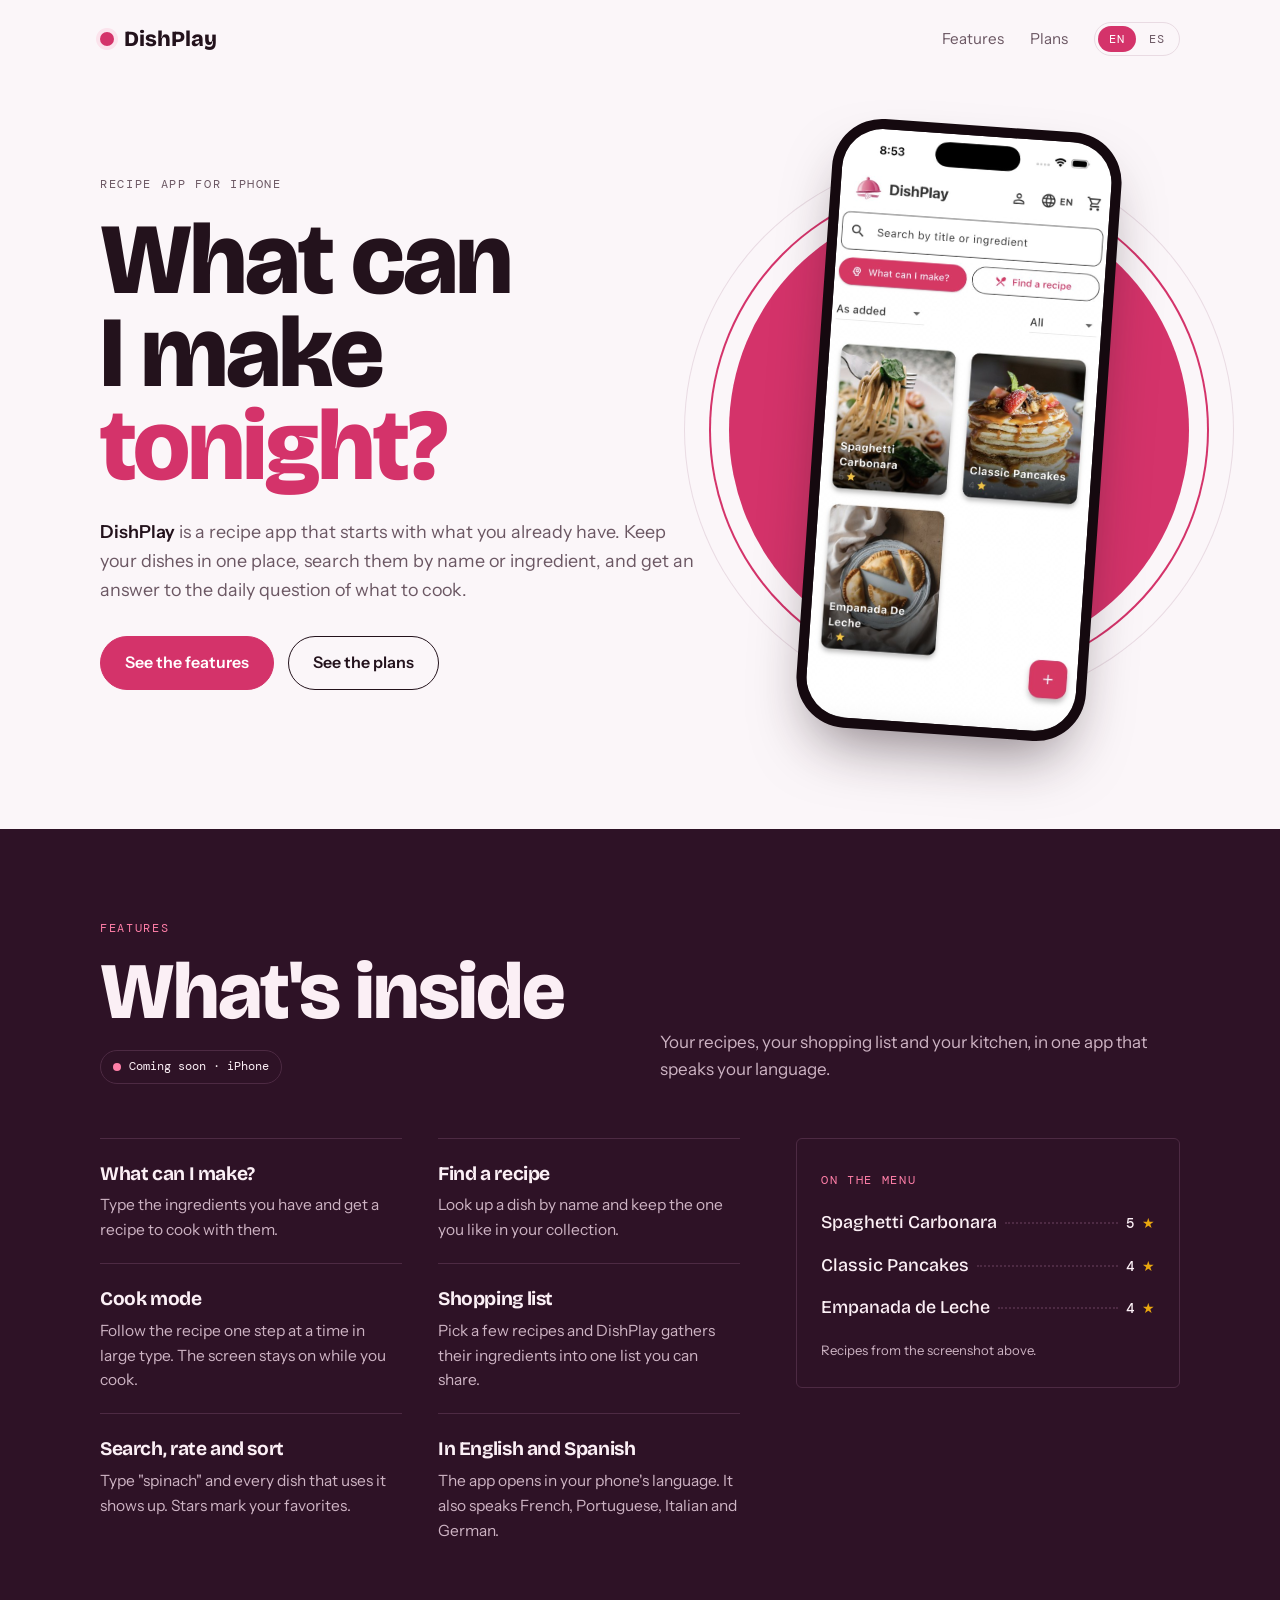
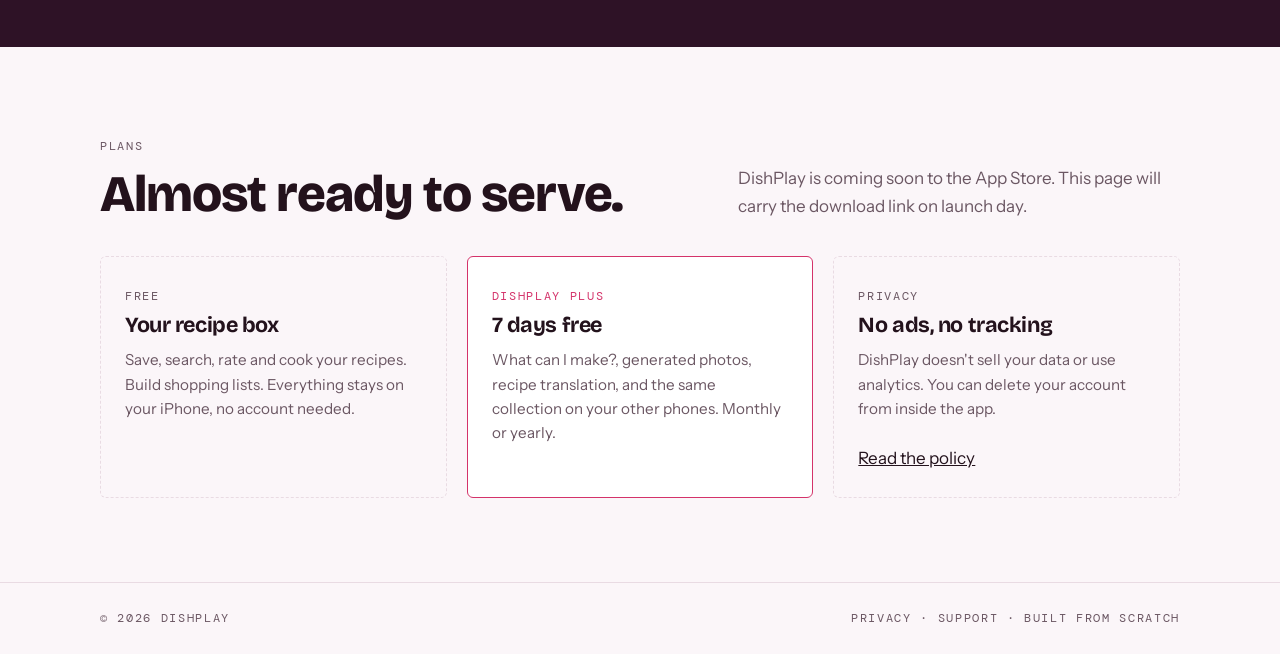
<file: index.html>
<!doctype html>
<html lang="en">
<head>
<meta charset="utf-8">
<meta name="viewport" content="width=device-width,initial-scale=1,viewport-fit=cover">
<title>DishPlay: what can I make tonight?</title>
<meta name="description" content="DishPlay is a bilingual recipe app for iPhone. Keep your dishes in one place, turn the ingredients you have into a recipe, and cook step by step in English or Spanish.">
<meta property="og:type" content="website">
<meta property="og:title" content="DishPlay: what can I make tonight?">
<meta property="og:description" content="A recipe app for iPhone that starts with what you already have. In English and Spanish.">
<meta property="og:image" content="https://goodvibesvibe88-pixel.github.io/dishplay-privacy-policy/dishplay.jpg">
<meta property="og:url" content="https://goodvibesvibe88-pixel.github.io/dishplay-privacy-policy/">
<meta name="twitter:card" content="summary_large_image">
<meta name="theme-color" content="#D4336A">
<link rel="icon" type="image/png" href="icon.png">
<link rel="apple-touch-icon" href="icon.png">
<link rel="preconnect" href="https://fonts.googleapis.com">
<link rel="stylesheet" href="https://fonts.googleapis.com/css2?family=Bricolage+Grotesque:opsz,wght@12..96,500;12..96,700;12..96,800&family=Instrument+Sans:wght@400;500;600&family=DM+Mono:wght@400;500&display=swap">
<style>
html{scroll-padding-top:env(safe-area-inset-top,0px)}
body{margin:0;padding:0}
img{max-width:100%}
[hidden]{display:none!important}
</style>
<style>
/* Layout: a kitchen pass. Hero plates the phone on a rim-ringed plate; a dark plum band serves the featured app; open tickets wait below. */
:root{
  --bg:#FBF6F9; --surface:#FFFFFF; --ink:#23121C; --muted:#6B5763; --line:#E9DBE3;
  --accent:#D4336A; --accent-soft:#FBE3EC; --on-accent:#FFFFFF; --star:#E9A70F;
  --band:#2E1226; --band-ink:#FBEFF5; --band-muted:#CDB3C3; --band-line:#4D2A43; --band-accent:#FF7FA8;
  --bezel:#15090F;
  --display:"Bricolage Grotesque","Arial Narrow",system-ui,sans-serif;
  --body:"Instrument Sans",system-ui,-apple-system,"Segoe UI",sans-serif;
  --mono:"DM Mono",ui-monospace,Menlo,monospace;
}
@media (prefers-color-scheme: dark){ :root:not([data-theme="light"]){
  --bg:#160B13; --surface:#21131C; --ink:#F7ECF2; --muted:#B79FAE; --line:#3A2633;
  --accent:#F0588A; --accent-soft:#3A1528; --on-accent:#1B0A12; --star:#F5BD3A;
  --band:#26101F; --band-ink:#FBEFF5; --band-muted:#C9AEBE; --band-line:#45263B; --band-accent:#FF7FA8;
  --bezel:#070305; color-scheme:dark } }
:root[data-theme="dark"]{
  --bg:#160B13; --surface:#21131C; --ink:#F7ECF2; --muted:#B79FAE; --line:#3A2633;
  --accent:#F0588A; --accent-soft:#3A1528; --on-accent:#1B0A12; --star:#F5BD3A;
  --band:#26101F; --band-ink:#FBEFF5; --band-muted:#C9AEBE; --band-line:#45263B; --band-accent:#FF7FA8;
  --bezel:#070305; color-scheme:dark }

*{box-sizing:border-box}
body{background:var(--bg);color:var(--ink);font-family:var(--body);font-size:17px;line-height:1.6;-webkit-font-smoothing:antialiased}
a{color:inherit}
a:focus-visible{outline:3px solid var(--accent);outline-offset:3px;border-radius:6px}
.wrap{max-width:1120px;margin-inline:auto;padding-left:max(20px,env(safe-area-inset-left,0px));padding-right:max(20px,env(safe-area-inset-right,0px))}
.label{font-family:var(--mono);font-size:.74rem;letter-spacing:.14em;text-transform:uppercase;color:var(--muted)}
h1,h2,h3{font-family:var(--display);text-wrap:balance;margin:0;letter-spacing:-.02em}

/* nav */
.nav{display:flex;align-items:center;justify-content:space-between;gap:16px;padding-block:22px;flex-wrap:wrap}
.mark{font-family:var(--display);font-weight:800;font-size:1.35rem;text-decoration:none;display:flex;align-items:center;gap:10px}
.mark i{width:14px;height:14px;border-radius:50%;background:var(--accent);box-shadow:0 0 0 4px var(--accent-soft)}
.nav ul{display:flex;gap:26px;list-style:none;margin:0;padding:0;font-size:.95rem}
.nav ul a{text-decoration:none;color:var(--muted)}
.nav ul a:hover{color:var(--accent)}

/* hero */
.hero{display:grid;grid-template-columns:1.15fr .85fr;gap:40px;align-items:center;padding-block:36px 84px}
.hero > *{min-width:0}
.hero h1{font-size:clamp(2.9rem,8.2vw,6.3rem);line-height:.92;font-weight:800;margin-block:18px 26px}
.hero h1 em{font-style:normal;color:var(--accent)}
.hero p{max-width:34em;color:var(--muted);font-size:1.12rem;margin:0}
.hero p strong{color:var(--ink);font-weight:600}
.cta{display:flex;gap:14px;flex-wrap:wrap;margin-top:32px}
.btn{font-weight:600;text-decoration:none;padding:13px 24px;border-radius:999px;border:1.5px solid var(--ink);font-size:1rem;transition:transform .15s}
.btn:hover{transform:translateY(-2px)}
.btn.fill{background:var(--accent);border-color:var(--accent);color:var(--on-accent)}

.plate{position:relative;display:grid;place-items:center;padding-block:10px}
.plate::before{content:"";position:absolute;width:min(108%,460px);aspect-ratio:1;border-radius:50%;
  background:var(--accent);box-shadow:0 0 0 18px var(--bg),0 0 0 20px var(--accent),0 0 0 44px var(--bg),0 0 0 45px var(--line)}
.phone{position:relative;width:min(290px,66vw);padding:10px;background:var(--bezel);border-radius:50px;transform:rotate(4deg);
  box-shadow:0 30px 60px -20px rgba(35,18,28,.55)}
.phone img{display:block;width:100%;aspect-ratio:643/1405;object-fit:cover;border-radius:41px}

/* band */
.band{background:var(--band);color:var(--band-ink)}
.band .wrap{padding-block:84px}
.band .label{color:var(--band-accent)}
.band-head{display:grid;grid-template-columns:1fr 1fr;gap:40px;align-items:end;margin-bottom:54px}
.band-head > *{min-width:0}
.band h2{font-size:clamp(2.6rem,7vw,5rem);line-height:.95;font-weight:800;margin-top:14px}
.band-head p{margin:0;color:var(--band-muted);max-width:32em}
.chip{display:inline-flex;align-items:center;gap:8px;font-family:var(--mono);font-size:.78rem;border:1px solid var(--band-line);padding:6px 12px;border-radius:999px;margin-top:20px;color:var(--band-ink)}
.chip::before{content:"";width:8px;height:8px;border-radius:50%;background:var(--band-accent)}
.cols{display:grid;grid-template-columns:1.25fr .75fr;gap:56px}
.cols > *{min-width:0}
.feats{display:grid;grid-template-columns:1fr 1fr;gap:0 36px;list-style:none;margin:0;padding:0}
.feats li{padding-block:20px;border-top:1px solid var(--band-line)}
.feats h3{font-size:1.2rem;font-weight:700;margin-bottom:4px}
.feats p{margin:0;color:var(--band-muted);font-size:.97rem}
.menu{border:1px solid var(--band-line);border-radius:6px;padding:26px 24px;align-self:start}
.menu ol{list-style:none;margin:16px 0 0;padding:0;display:grid;gap:14px}
.menu li{display:flex;align-items:baseline;gap:8px;font-family:var(--display);font-weight:500;font-size:1.12rem}
.menu li::after{content:"";order:1;flex:1;border-bottom:2px dotted var(--band-line);transform:translateY(-4px);min-width:16px}
.menu li span{order:2;font-family:var(--mono);font-size:.9rem;white-space:nowrap}
.menu li span b{color:var(--star);font-weight:400}
.menu small{display:block;margin-top:18px;color:var(--band-muted);font-size:.82rem}

/* prep */
.prep{padding-block:84px}
.sec-head{display:flex;justify-content:space-between;align-items:end;gap:24px;flex-wrap:wrap}
.sec-head h2{font-size:clamp(2rem,5vw,3.2rem);font-weight:800;line-height:1;margin-top:10px}
.sec-head p{margin:0;color:var(--muted);max-width:26em}
.tickets{display:grid;grid-template-columns:repeat(3,1fr);gap:20px}
.ticket{border:1.5px dashed var(--line);border-radius:6px;padding:24px;min-height:190px;display:flex;flex-direction:column;justify-content:space-between;gap:24px;min-width:0}
.ticket h3{font-size:1.35rem;font-weight:700}
.ticket p{margin:6px 0 0;color:var(--muted);font-size:.95rem}
.ticket.live{border:1.5px solid var(--accent);background:var(--surface);text-decoration:none}
.ticket.live .label{color:var(--accent)}

/* about */
.about{border-top:1px solid var(--line)}
.about .wrap{padding-block:72px;display:grid;grid-template-columns:.8fr 1.2fr;gap:40px}
.about .wrap > *{min-width:0}
.about h2{font-size:clamp(1.8rem,4vw,2.6rem);font-weight:800;line-height:1.05;margin-top:10px}
.about p{margin:0 0 1em;max-width:36em;color:var(--muted);font-size:1.08rem}
.about p:first-child{color:var(--ink)}
footer{border-top:1px solid var(--line)}
footer .wrap{padding-block:26px;display:flex;justify-content:space-between;gap:12px;flex-wrap:wrap}

@media (max-width:820px){
  .hero,.band-head,.cols,.about .wrap{grid-template-columns:1fr}
  .hero{padding-block:16px 96px;gap:72px}
  .tickets{grid-template-columns:1fr}
  .ticket{min-height:0}
  .plate::before{width:min(92%,380px)}
  .band .wrap,.prep{padding-block:60px}
}
@media (max-width:520px){ .feats{grid-template-columns:1fr} .nav ul{gap:18px} }
@media (prefers-reduced-motion:reduce){ .btn{transition:none} }
.nav ul{align-items:center}
.lang{display:flex;border:1.5px solid var(--line);border-radius:999px;padding:3px;gap:2px}
.lang button{font-family:var(--mono);font-size:.78rem;letter-spacing:.08em;border:0;background:transparent;color:var(--muted);padding:5px 11px;border-radius:999px;cursor:pointer}
.lang button[aria-pressed="true"]{background:var(--accent);color:var(--on-accent)}
.lang button:focus-visible{outline:3px solid var(--accent);outline-offset:2px}
footer a{color:inherit;text-decoration:none}
footer a:hover{color:var(--accent)}
</style>
</head>
<body>

<header class="wrap nav">
  <a class="mark" href="#top"><i></i>DishPlay</a>
  <ul>
    <li><a href="#dishplay" data-es="Funciones">Features</a></li>
    <li><a href="#prep" data-es="Planes">Plans</a></li>
    <li class="lang" role="group" aria-label="Language / Idioma">
      <button type="button" id="lang-en" data-lang="en" aria-pressed="true">EN</button>
      <button type="button" id="lang-es" data-lang="es" aria-pressed="false">ES</button>
    </li>
  </ul>
</header>

<main id="top">
  <section class="wrap hero">
    <div>
      <span class="label" data-es="App de recetas para iPhone">Recipe app for iPhone</span>
      <h1 data-es="¿Qué puedo preparar <em>hoy?</em>">What can I make <em>tonight?</em></h1>
      <p data-es="<strong>DishPlay</strong> es una app de recetas que empieza con lo que ya tienes. Guarda tus platos en un solo lugar, búscalos por nombre o ingrediente y resuelve la pregunta diaria de qué cocinar."><strong>DishPlay</strong> is a recipe app that starts with what you already have. Keep your dishes in one place, search them by name or ingredient, and get an answer to the daily question of what to cook.</p>
      <div class="cta">
        <a class="btn fill" href="#dishplay" data-es="Ver las funciones">See the features</a>
        <a class="btn" href="#prep" data-es="Ver los planes">See the plans</a>
      </div>
    </div>
    <div class="plate">
      <div class="phone"><img src="dishplay.jpg" data-es-alt="Pantalla de inicio de DishPlay: una barra de búsqueda, los botones What can I make y Find a recipe, y tarjetas de recetas de Spaghetti Carbonara, Classic Pancakes y Empanada de Leche" alt="DishPlay home screen: a search bar, What can I make and Find a recipe buttons, and recipe cards for Spaghetti Carbonara, Classic Pancakes and Empanada de Leche"></div>
    </div>
  </section>

  <section class="band" id="dishplay">
    <div class="wrap">
      <div class="band-head">
        <div>
          <span class="label" data-es="Funciones">Features</span>
          <h2 data-es="Lo que trae">What's inside</h2>
          <span class="chip" data-es="Muy pronto · iPhone">Coming soon · iPhone</span>
        </div>
        <p data-es="Tus recetas, tu lista de compras y tu cocina, en una app que habla tu idioma.">Your recipes, your shopping list and your kitchen, in one app that speaks your language.</p>
      </div>
      <div class="cols">
        <ul class="feats">
          <li><h3 data-es="¿Qué puedo preparar?">What can I make?</h3><p data-es="Escribe los ingredientes que tienes y recibe una receta para cocinar con ellos.">Type the ingredients you have and get a recipe to cook with them.</p></li>
          <li><h3 data-es="Buscar una receta">Find a recipe</h3><p data-es="Busca un plato por nombre y guarda el que te guste en tu colección.">Look up a dish by name and keep the one you like in your collection.</p></li>
          <li><h3 data-es="Modo cocina">Cook mode</h3><p data-es="Sigue la receta paso a paso con letra grande. La pantalla no se apaga mientras cocinas.">Follow the recipe one step at a time in large type. The screen stays on while you cook.</p></li>
          <li><h3 data-es="Lista de compras">Shopping list</h3><p data-es="Elige varias recetas y DishPlay junta sus ingredientes en una lista que puedes compartir.">Pick a few recipes and DishPlay gathers their ingredients into one list you can share.</p></li>
          <li><h3 data-es="Busca, califica y ordena">Search, rate and sort</h3><p data-es="Escribe «espinaca» y aparecen todos los platos que la llevan. Las estrellas marcan tus favoritos.">Type "spinach" and every dish that uses it shows up. Stars mark your favorites.</p></li>
          <li><h3 data-es="En español y en inglés">In English and Spanish</h3><p data-es="La app abre en el idioma de tu teléfono. También habla francés, portugués, italiano y alemán.">The app opens in your phone's language. It also speaks French, Portuguese, Italian and German.</p></li>
        </ul>
        <aside class="menu">
          <span class="label" data-es="En el menú">On the menu</span>
          <ol>
            <li>Spaghetti Carbonara <span>5 <b>★</b></span></li>
            <li>Classic Pancakes <span>4 <b>★</b></span></li>
            <li>Empanada de Leche <span>4 <b>★</b></span></li>
          </ol>
          <small data-es="Recetas de la captura de arriba.">Recipes from the screenshot above.</small>
        </aside>
      </div>
    </div>
  </section>

  <section class="wrap prep" id="prep">
    <div class="sec-head">
      <div>
        <span class="label" data-es="Planes">Plans</span>
        <h2 data-es="Casi listo para servir.">Almost ready to serve.</h2>
      </div>
      <p data-es="DishPlay llega pronto al App Store. Esta página tendrá el enlace de descarga el día del lanzamiento.">DishPlay is coming soon to the App Store. This page will carry the download link on launch day.</p>
    </div>
    <div class="tickets" style="margin-top:36px">
      <div class="ticket">
        <div><span class="label" data-es="Gratis">Free</span><h3 data-es="Tu recetario">Your recipe box</h3>
        <p data-es="Guarda, busca, califica y cocina tus recetas. Arma listas de compras. Todo se queda en tu iPhone, sin cuenta.">Save, search, rate and cook your recipes. Build shopping lists. Everything stays on your iPhone, no account needed.</p></div>
      </div>
      <div class="ticket live">
        <div><span class="label">DishPlay Plus</span><h3 data-es="7 días gratis">7 days free</h3>
        <p data-es="¿Qué puedo preparar?, fotos generadas, traducción de recetas y la misma colección en tus otros teléfonos. Mensual o anual.">What can I make?, generated photos, recipe translation, and the same collection on your other phones. Monthly or yearly.</p></div>
      </div>
      <div class="ticket">
        <div><span class="label" data-es="Privacidad">Privacy</span><h3 data-es="Sin anuncios ni rastreo">No ads, no tracking</h3>
        <p data-es="DishPlay no vende tus datos ni usa analítica. Puedes eliminar tu cuenta desde la app.">DishPlay doesn't sell your data or use analytics. You can delete your account from inside the app.</p></div>
        <a href="privacy/" data-es="Leer la política">Read the policy</a>
      </div>
    </div>
  </section>
</main>

<footer><div class="wrap"><span class="label">© 2026 DishPlay</span><span class="label"><a href="privacy/" data-es="Privacidad">Privacy</a> · <a href="support/" data-es="Soporte">Support</a> · <span data-es="Hecho desde cero">Built from scratch</span></span></div></footer>

<script>
(function(){
  var els = document.querySelectorAll('[data-es]');
  els.forEach(function(el){ el.setAttribute('data-en', el.innerHTML); });
  var img = document.querySelector('[data-es-alt]'); var altEn = img.alt;
  function setLang(l){
    els.forEach(function(el){ el.innerHTML = el.getAttribute(l === 'es' ? 'data-es' : 'data-en'); });
    img.alt = l === 'es' ? img.getAttribute('data-es-alt') : altEn;
    document.documentElement.lang = l;
    document.title = l === 'es' ? 'DishPlay: ¿qué puedo preparar hoy?' : 'DishPlay: what can I make tonight?';
    document.querySelectorAll('.lang button').forEach(function(b){ b.setAttribute('aria-pressed', String(b.dataset.lang === l)); });
    try { localStorage.setItem('lang', l); } catch(e){}
  }
  var saved = null; try { saved = localStorage.getItem('lang'); } catch(e){}
  var start = saved || ((navigator.language || '').toLowerCase().indexOf('es') === 0 ? 'es' : 'en');
  if (start === 'es') setLang('es');
  document.querySelectorAll('.lang button').forEach(function(b){ b.addEventListener('click', function(){ setLang(b.dataset.lang); }); });
})();
</script>

</body></html>
</file>
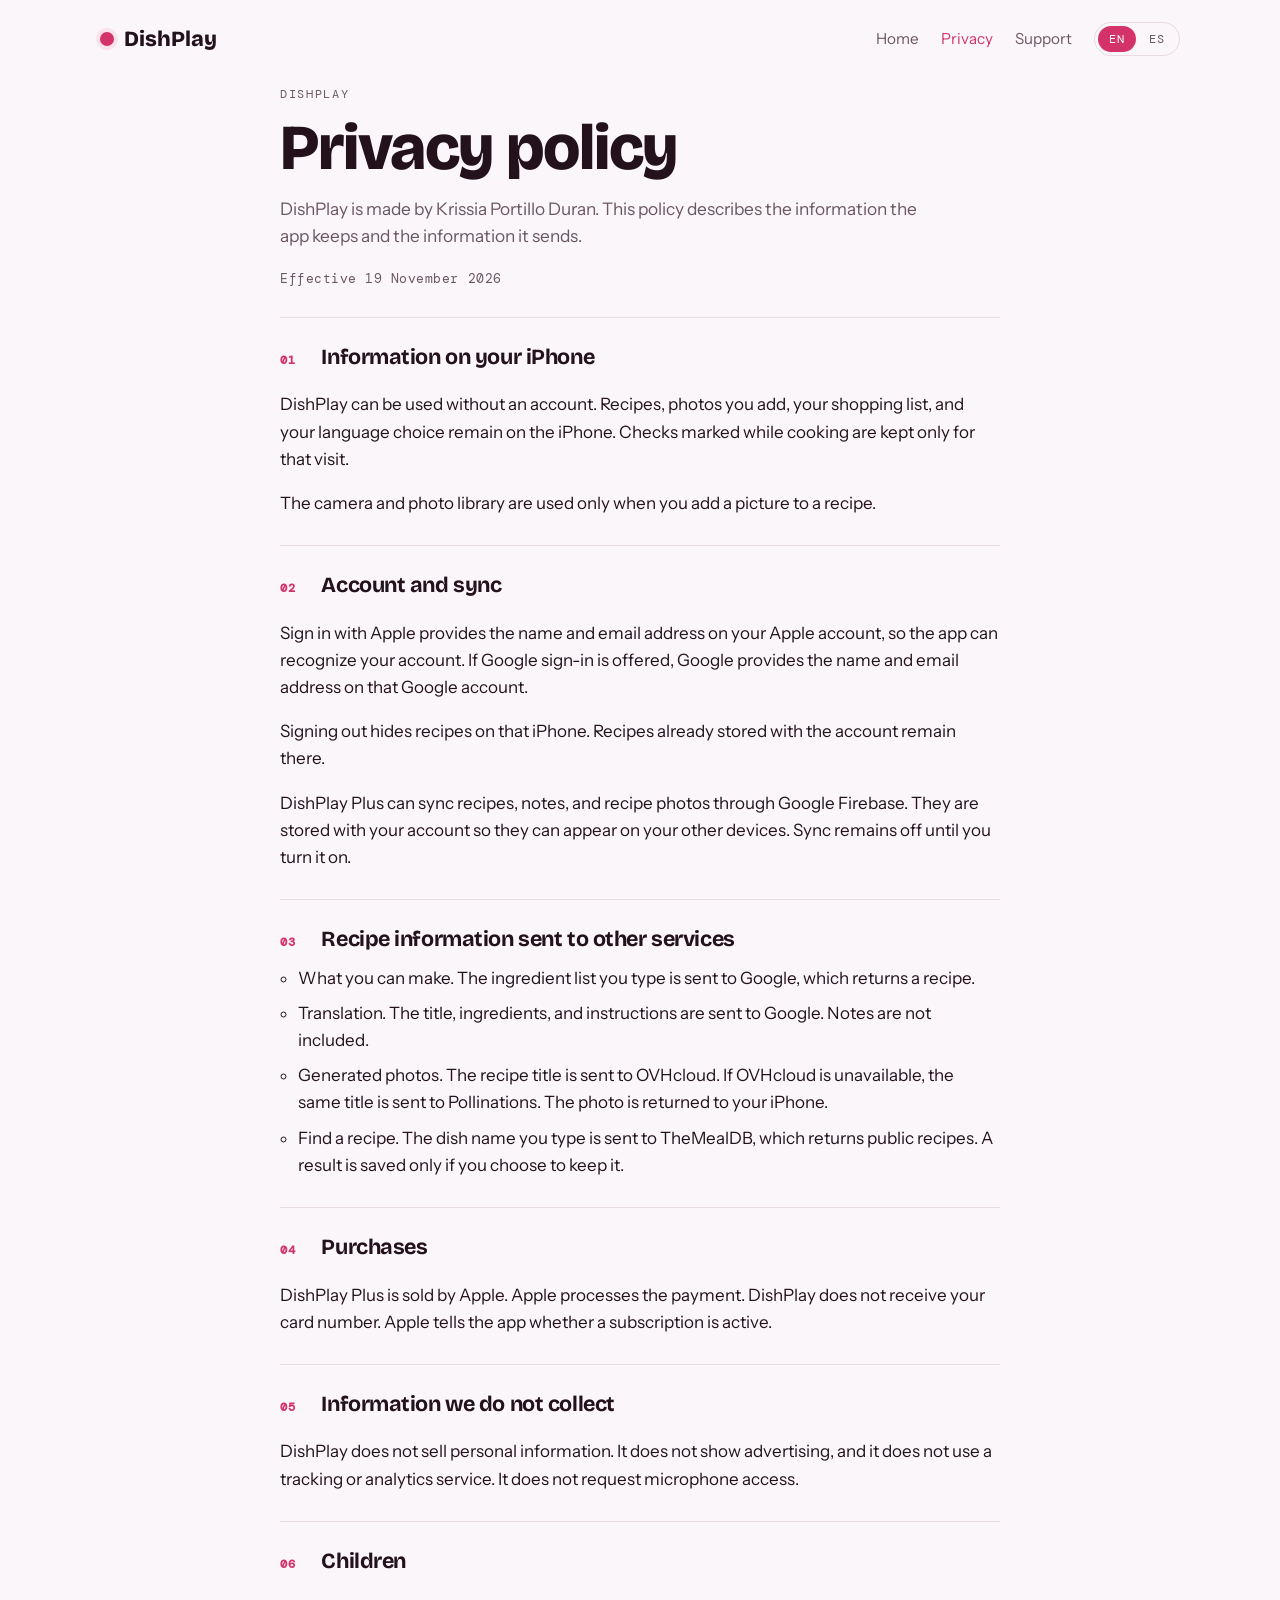
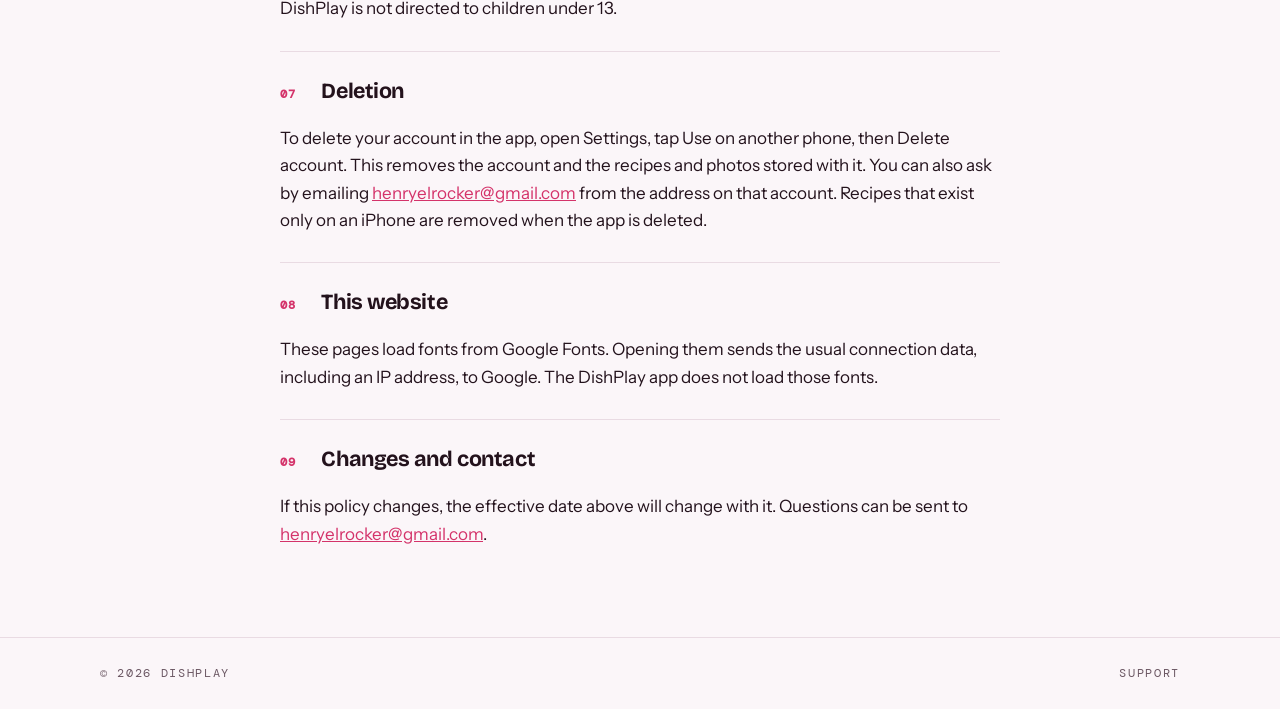
<file: privacy/index.html>
<!doctype html>
<html lang="en">
<head>
  <meta charset="utf-8">
  <meta name="viewport" content="width=device-width, initial-scale=1, viewport-fit=cover">
  <title>DishPlay privacy policy</title>
  <meta name="description" content="What DishPlay keeps on your iPhone, and which services receive recipe information.">
  <link rel="stylesheet" href="https://fonts.googleapis.com/css2?family=Bricolage+Grotesque:opsz,wght@12..96,700;12..96,800&family=Instrument+Sans:wght@400;500;600&family=DM+Mono:wght@400;500&display=swap">
  <link rel="icon" type="image/png" href="../icon.png">
  <link rel="apple-touch-icon" href="../icon.png">
  <link rel="stylesheet" href="../legal.css">
</head>
<body>
  <header class="wrap nav">
    <a class="mark" href="../"><i></i>DishPlay</a>
    <ul>
      <li><a href="../" data-es="Inicio">Home</a></li>
      <li><a href="./" aria-current="page" data-es="Privacidad">Privacy</a></li>
      <li><a href="../support/" data-es="Soporte">Support</a></li>
      <li class="lang" role="group" aria-label="Language / Idioma">
        <button type="button" data-lang="en" aria-pressed="true">EN</button>
        <button type="button" data-lang="es" aria-pressed="false">ES</button>
      </li>
    </ul>
  </header>
  <main class="wrap narrow">
    <span class="label">DishPlay</span>
    <h1 data-es="Política de privacidad">Privacy policy</h1>
    <p class="lede" data-es="DishPlay es una app de Krissia Portillo Duran. Esta política describe la información que la app guarda y la información que envía.">DishPlay is made by Krissia Portillo Duran. This policy describes the information the app keeps and the information it sends.</p>
    <p class="dated" data-es="Vigente desde el 19 de noviembre de 2026">Effective 19 November 2026</p>
    <ol class="policy">
      <li>
        <h2 data-es="<span>01</span> Información en tu iPhone"><span>01</span> Information on your iPhone</h2>
        <p data-es="DishPlay se puede usar sin una cuenta. Las recetas, las fotos que agregas, tu lista de compras y el idioma que eliges se quedan en el iPhone. Los pasos marcados mientras cocinas se guardan solo durante esa visita.">DishPlay can be used without an account. Recipes, photos you add, your shopping list, and your language choice remain on the iPhone. Checks marked while cooking are kept only for that visit.</p>
        <p data-es="La cámara y la fototeca se usan solo cuando agregas una foto a una receta.">The camera and photo library are used only when you add a picture to a recipe.</p>
      </li>
      <li>
        <h2 data-es="<span>02</span> Cuenta y sincronización"><span>02</span> Account and sync</h2>
        <p data-es="Iniciar sesión con Apple proporciona el nombre y el correo de tu cuenta de Apple, para que la app pueda reconocer tu cuenta. Si se ofrece el inicio con Google, Google proporciona el nombre y el correo de esa cuenta de Google.">Sign in with Apple provides the name and email address on your Apple account, so the app can recognize your account. If Google sign-in is offered, Google provides the name and email address on that Google account.</p>
        <p data-es="Al cerrar sesión, las recetas se ocultan en ese iPhone. Las recetas ya guardadas en la cuenta siguen ahí.">Signing out hides recipes on that iPhone. Recipes already stored with the account remain there.</p>
        <p data-es="DishPlay Plus puede sincronizar recetas, notas y fotos de recetas mediante Google Firebase. Se guardan con tu cuenta para que aparezcan en tus otros dispositivos. La sincronización está apagada hasta que la activas.">DishPlay Plus can sync recipes, notes, and recipe photos through Google Firebase. They are stored with your account so they can appear on your other devices. Sync remains off until you turn it on.</p>
      </li>
      <li>
        <h2 data-es="<span>03</span> Información de recetas enviada a otros servicios"><span>03</span> Recipe information sent to other services</h2>
        <ul>
          <li data-es="¿Qué puedo preparar? La lista de ingredientes que escribes se envía a Google, que devuelve una receta.">What you can make. The ingredient list you type is sent to Google, which returns a recipe.</li>
          <li data-es="Traducción. El título, los ingredientes y las instrucciones se envían a Google. Las notas no se incluyen.">Translation. The title, ingredients, and instructions are sent to Google. Notes are not included.</li>
          <li data-es="Fotos generadas. El título de la receta se envía a OVHcloud. Si OVHcloud no está disponible, el mismo título se envía a Pollinations. La foto vuelve a tu iPhone.">Generated photos. The recipe title is sent to OVHcloud. If OVHcloud is unavailable, the same title is sent to Pollinations. The photo is returned to your iPhone.</li>
          <li data-es="Buscar una receta. El nombre del plato que escribes se envía a TheMealDB, que devuelve recetas públicas. Un resultado se guarda solo si decides conservarlo.">Find a recipe. The dish name you type is sent to TheMealDB, which returns public recipes. A result is saved only if you choose to keep it.</li>
        </ul>
      </li>
      <li>
        <h2 data-es="<span>04</span> Compras"><span>04</span> Purchases</h2>
        <p data-es="DishPlay Plus lo vende Apple. Apple procesa el pago. DishPlay no recibe el número de tu tarjeta. Apple le indica a la app si una suscripción está activa.">DishPlay Plus is sold by Apple. Apple processes the payment. DishPlay does not receive your card number. Apple tells the app whether a subscription is active.</p>
      </li>
      <li>
        <h2 data-es="<span>05</span> Información que no recopilamos"><span>05</span> Information we do not collect</h2>
        <p data-es="DishPlay no vende información personal. No muestra publicidad y no usa servicios de rastreo ni de analítica. No pide acceso al micrófono.">DishPlay does not sell personal information. It does not show advertising, and it does not use a tracking or analytics service. It does not request microphone access.</p>
      </li>
      <li>
        <h2 data-es="<span>06</span> Menores"><span>06</span> Children</h2>
        <p data-es="DishPlay no está dirigida a menores de 13 años.">DishPlay is not directed to children under 13.</p>
      </li>
      <li>
        <h2 data-es="<span>07</span> Eliminación"><span>07</span> Deletion</h2>
        <p data-es="Para eliminar tu cuenta en la app, abre Ajustes, toca Usar en otro teléfono y luego Eliminar cuenta. Esto elimina la cuenta y las recetas y fotos guardadas en ella. También puedes pedirlo escribiendo a <a href=&quot;mailto:henryelrocker@gmail.com&quot;>henryelrocker@gmail.com</a> desde el correo de esa cuenta. Las recetas que solo están en un iPhone se borran al eliminar la app.">To delete your account in the app, open Settings, tap Use on another phone, then Delete account. This removes the account and the recipes and photos stored with it. You can also ask by emailing <a href="mailto:henryelrocker@gmail.com">henryelrocker@gmail.com</a> from the address on that account. Recipes that exist only on an iPhone are removed when the app is deleted.</p>
      </li>
      <li>
        <h2 data-es="<span>08</span> Este sitio web"><span>08</span> This website</h2>
        <p data-es="Estas páginas cargan fuentes de Google Fonts. Al abrirlas se envían a Google los datos habituales de conexión, incluida una dirección IP. La app DishPlay no carga esas fuentes.">These pages load fonts from Google Fonts. Opening them sends the usual connection data, including an IP address, to Google. The DishPlay app does not load those fonts.</p>
      </li>
      <li>
        <h2 data-es="<span>09</span> Cambios y contacto"><span>09</span> Changes and contact</h2>
        <p data-es="Si esta política cambia, la fecha de vigencia de arriba cambiará también. Puedes enviar preguntas a <a href=&quot;mailto:henryelrocker@gmail.com&quot;>henryelrocker@gmail.com</a>.">If this policy changes, the effective date above will change with it. Questions can be sent to <a href="mailto:henryelrocker@gmail.com">henryelrocker@gmail.com</a>.</p>
      </li>
    </ol>
  </main>
  <footer>
    <div class="wrap">
      <span class="label">© 2026 DishPlay</span>
      <span class="label"><a href="../support/" data-es="Soporte">Support</a></span>
    </div>
  </footer>
  <script>
  (function () {
    var els = document.querySelectorAll('[data-es]');
    els.forEach(function (el) { el.setAttribute('data-en', el.innerHTML); });
    var titles = { en: 'DishPlay privacy policy', es: 'Política de privacidad de DishPlay' };
    function setLang(l) {
      els.forEach(function (el) { el.innerHTML = el.getAttribute(l === 'es' ? 'data-es' : 'data-en'); });
      document.documentElement.lang = l;
      document.title = titles[l];
      document.querySelectorAll('.lang button').forEach(function (b) {
        b.setAttribute('aria-pressed', String(b.dataset.lang === l));
      });
      try { localStorage.setItem('lang', l); } catch (e) {}
    }
    var saved = null;
    try { saved = localStorage.getItem('lang'); } catch (e) {}
    var start = saved || ((navigator.language || '').toLowerCase().indexOf('es') === 0 ? 'es' : 'en');
    if (start === 'es') setLang('es');
    document.querySelectorAll('.lang button').forEach(function (b) {
      b.addEventListener('click', function () { setLang(b.dataset.lang); });
    });
  })();
  </script>
</body>
</html>
</file>
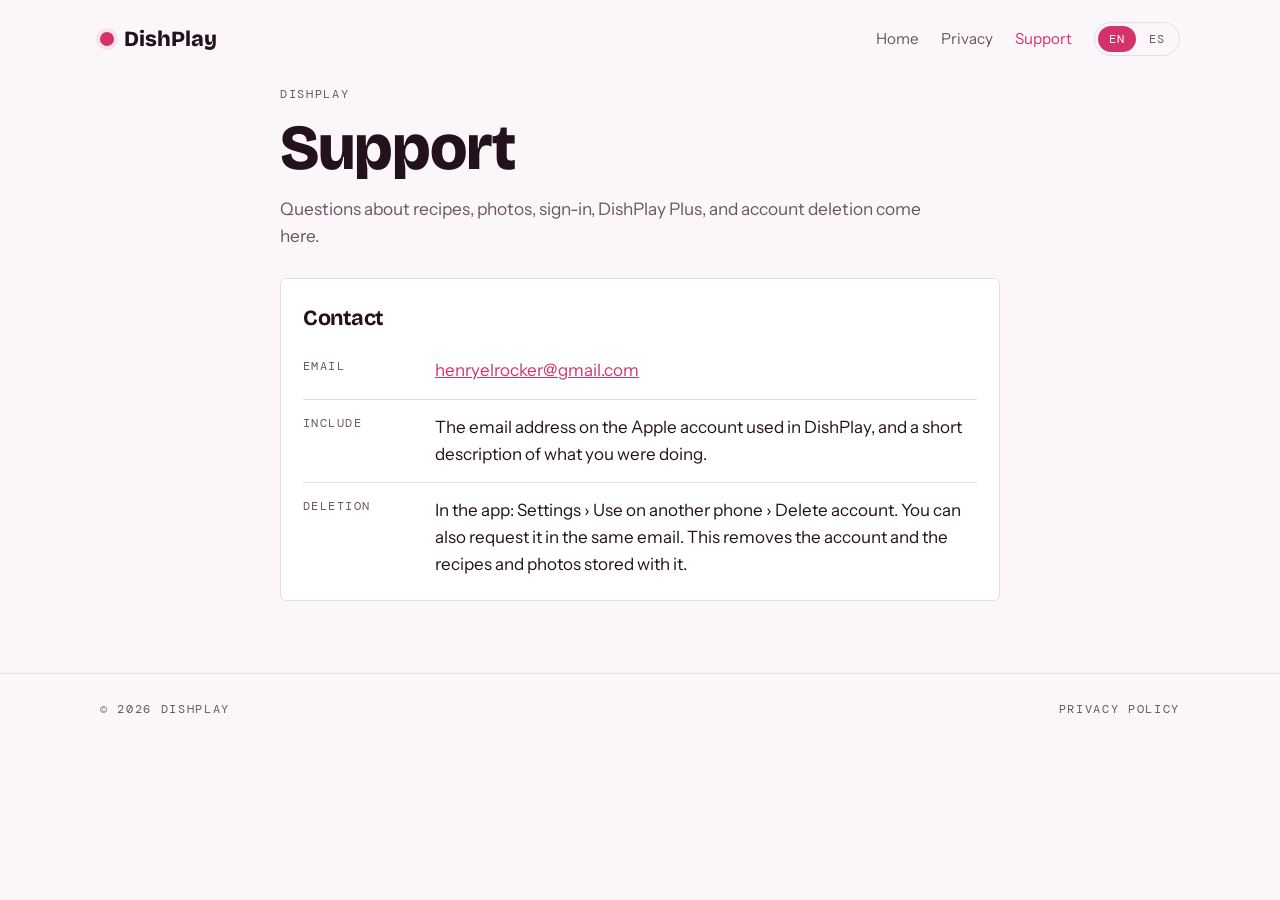
<file: support/index.html>
<!doctype html>
<html lang="en">
<head>
  <meta charset="utf-8">
  <meta name="viewport" content="width=device-width, initial-scale=1, viewport-fit=cover">
  <title>DishPlay support</title>
  <meta name="description" content="Contact DishPlay about recipes, photos, sign-in, DishPlay Plus, and account deletion.">
  <link rel="stylesheet" href="https://fonts.googleapis.com/css2?family=Bricolage+Grotesque:opsz,wght@12..96,700;12..96,800&family=Instrument+Sans:wght@400;500;600&family=DM+Mono:wght@400;500&display=swap">
  <link rel="icon" type="image/png" href="../icon.png">
  <link rel="apple-touch-icon" href="../icon.png">
  <link rel="stylesheet" href="../legal.css">
</head>
<body>
  <header class="wrap nav">
    <a class="mark" href="../"><i></i>DishPlay</a>
    <ul>
      <li><a href="../" data-es="Inicio">Home</a></li>
      <li><a href="../privacy/" data-es="Privacidad">Privacy</a></li>
      <li><a href="./" aria-current="page" data-es="Soporte">Support</a></li>
      <li class="lang" role="group" aria-label="Language / Idioma">
        <button type="button" data-lang="en" aria-pressed="true">EN</button>
        <button type="button" data-lang="es" aria-pressed="false">ES</button>
      </li>
    </ul>
  </header>
  <main class="wrap narrow">
    <span class="label">DishPlay</span>
    <h1 data-es="Soporte">Support</h1>
    <p class="lede" data-es="Escribe por recetas, fotos, inicio de sesión, DishPlay Plus o la eliminación de la cuenta.">Questions about recipes, photos, sign-in, DishPlay Plus, and account deletion come here.</p>
    <section class="card">
      <h2 data-es="Contacto">Contact</h2>
      <dl>
        <div class="row">
          <dt data-es="Correo">Email</dt>
          <dd><a href="mailto:henryelrocker@gmail.com">henryelrocker@gmail.com</a></dd>
        </div>
        <div class="row">
          <dt data-es="Incluye">Include</dt>
          <dd data-es="El correo de la cuenta de Apple que usas en DishPlay y una descripción breve de lo que estabas haciendo.">The email address on the Apple account used in DishPlay, and a short description of what you were doing.</dd>
        </div>
        <div class="row">
          <dt data-es="Eliminación">Deletion</dt>
          <dd data-es="En la app: Ajustes › Usar en otro teléfono › Eliminar cuenta. También puedes pedirla en el mismo correo. Se eliminan la cuenta y las recetas y fotos guardadas con ella.">In the app: Settings › Use on another phone › Delete account. You can also request it in the same email. This removes the account and the recipes and photos stored with it.</dd>
        </div>
      </dl>
    </section>
  </main>
  <footer>
    <div class="wrap">
      <span class="label">© 2026 DishPlay</span>
      <span class="label"><a href="../privacy/" data-es="Privacidad">Privacy policy</a></span>
    </div>
  </footer>
  <script>
  (function () {
    var els = document.querySelectorAll('[data-es]');
    els.forEach(function (el) { el.setAttribute('data-en', el.innerHTML); });
    function setLang(l) {
      els.forEach(function (el) { el.innerHTML = el.getAttribute(l === 'es' ? 'data-es' : 'data-en'); });
      document.documentElement.lang = l;
      document.querySelectorAll('.lang button').forEach(function (b) {
        b.setAttribute('aria-pressed', String(b.dataset.lang === l));
      });
      try { localStorage.setItem('lang', l); } catch (e) {}
    }
    var saved = null;
    try { saved = localStorage.getItem('lang'); } catch (e) {}
    var start = saved || ((navigator.language || '').toLowerCase().indexOf('es') === 0 ? 'es' : 'en');
    if (start === 'es') setLang('es');
    document.querySelectorAll('.lang button').forEach(function (b) {
      b.addEventListener('click', function () { setLang(b.dataset.lang); });
    });
  })();
  </script>
</body>
</html>
</file>
<file: legal.css>
:root {
  color-scheme: light;
  --bg: #FBF6F9;
  --surface: #FFFFFF;
  --ink: #23121C;
  --muted: #6B5763;
  --line: #E9DBE3;
  --accent: #D4336A;
  --accent-soft: #FBE3EC;
  --on-accent: #FFFFFF;
  --display: "Bricolage Grotesque", "Arial Narrow", system-ui, sans-serif;
  --body: "Instrument Sans", system-ui, -apple-system, "Segoe UI", sans-serif;
  --mono: "DM Mono", ui-monospace, Menlo, monospace;
}

@media (prefers-color-scheme: dark) {
  :root {
    --bg: #160B13;
    --surface: #21131C;
    --ink: #F7ECF2;
    --muted: #B79FAE;
    --line: #3A2633;
    --accent: #F0588A;
    --accent-soft: #3A1528;
    --on-accent: #1B0A12;
    color-scheme: dark;
  }
}

* { box-sizing: border-box; }

body {
  margin: 0;
  background: var(--bg);
  color: var(--ink);
  font-family: var(--body);
  font-size: 17px;
  line-height: 1.6;
  -webkit-font-smoothing: antialiased;
}

a { color: var(--accent); }
a:hover { color: var(--ink); }
a:focus-visible { outline: 3px solid var(--accent); outline-offset: 3px; border-radius: 6px; }

.wrap {
  max-width: 1120px;
  margin-inline: auto;
  padding-left: max(20px, env(safe-area-inset-left, 0px));
  padding-right: max(20px, env(safe-area-inset-right, 0px));
}

.narrow { max-width: 760px; padding-bottom: 72px; }

.label {
  font-family: var(--mono);
  font-size: 0.74rem;
  letter-spacing: 0.14em;
  text-transform: uppercase;
  color: var(--muted);
}

h1, h2 {
  font-family: var(--display);
  letter-spacing: -0.02em;
  text-wrap: balance;
}

.nav {
  display: flex;
  align-items: center;
  justify-content: space-between;
  gap: 16px;
  padding-block: 22px;
  flex-wrap: wrap;
}

.mark {
  font-family: var(--display);
  font-weight: 800;
  font-size: 1.35rem;
  text-decoration: none;
  color: inherit;
  display: flex;
  align-items: center;
  gap: 10px;
}

.mark i {
  width: 14px;
  height: 14px;
  border-radius: 50%;
  background: var(--accent);
  box-shadow: 0 0 0 4px var(--accent-soft);
}

.nav ul {
  display: flex;
  gap: 22px;
  align-items: center;
  list-style: none;
  margin: 0;
  padding: 0;
  font-size: 0.95rem;
}

.nav ul a { text-decoration: none; color: var(--muted); }
.nav ul a:hover,
.nav ul a[aria-current="page"] { color: var(--accent); }

.lang {
  display: flex;
  border: 1.5px solid var(--line);
  border-radius: 999px;
  padding: 3px;
  gap: 2px;
}

.lang button {
  font-family: var(--mono);
  font-size: 0.78rem;
  letter-spacing: 0.08em;
  border: 0;
  background: transparent;
  color: var(--muted);
  padding: 5px 11px;
  border-radius: 999px;
  cursor: pointer;
}

.lang button[aria-pressed="true"] { background: var(--accent); color: var(--on-accent); }

h1 {
  margin: 12px 0 16px;
  font-size: clamp(2.4rem, 6vw, 4rem);
  line-height: 0.95;
  font-weight: 800;
}

h2 {
  margin: 0 0 8px;
  font-size: 1.35rem;
  font-weight: 700;
}

.lede { margin: 0; color: var(--muted); font-size: 1.08rem; max-width: 38em; }

.dated {
  margin: 18px 0 0;
  font-family: var(--mono);
  font-size: 0.82rem;
  letter-spacing: 0.04em;
  color: var(--muted);
}

ol.policy { margin: 8px 0 0; padding: 0; list-style: none; }
ol.policy > li { margin-top: 28px; padding-top: 22px; border-top: 1px solid var(--line); }
ol.policy h2 span {
  display: inline-block;
  min-width: 1.8rem;
  margin-right: 8px;
  font-family: var(--mono);
  font-size: 0.78rem;
  letter-spacing: 0.08em;
  color: var(--accent);
}
ol.policy ul { margin: 8px 0 0; padding-left: 1.15rem; }
ol.policy li li { margin: 8px 0; }

.card {
  margin-top: 28px;
  background: var(--surface);
  border: 1.5px solid var(--line);
  border-radius: 6px;
  padding: 22px 22px 8px;
}

dl { margin: 0; }
.row {
  display: grid;
  grid-template-columns: 7.5rem 1fr;
  gap: 12px;
  padding: 14px 0;
  border-top: 1px solid var(--line);
}
.row:first-of-type { border-top: 0; }
dt {
  margin: 0;
  font-family: var(--mono);
  font-size: 0.74rem;
  letter-spacing: 0.12em;
  text-transform: uppercase;
  color: var(--muted);
}
dd { margin: 0; }
a { overflow-wrap: anywhere; }

footer { border-top: 1px solid var(--line); }
footer .wrap {
  padding-block: 26px;
  display: flex;
  justify-content: space-between;
  gap: 12px;
  flex-wrap: wrap;
}
footer a { color: inherit; text-decoration: none; }
footer a:hover { color: var(--accent); }

@media (max-width: 520px) {
  .nav ul { gap: 14px; }
  .row { grid-template-columns: 1fr; gap: 4px; }
}
</file>
